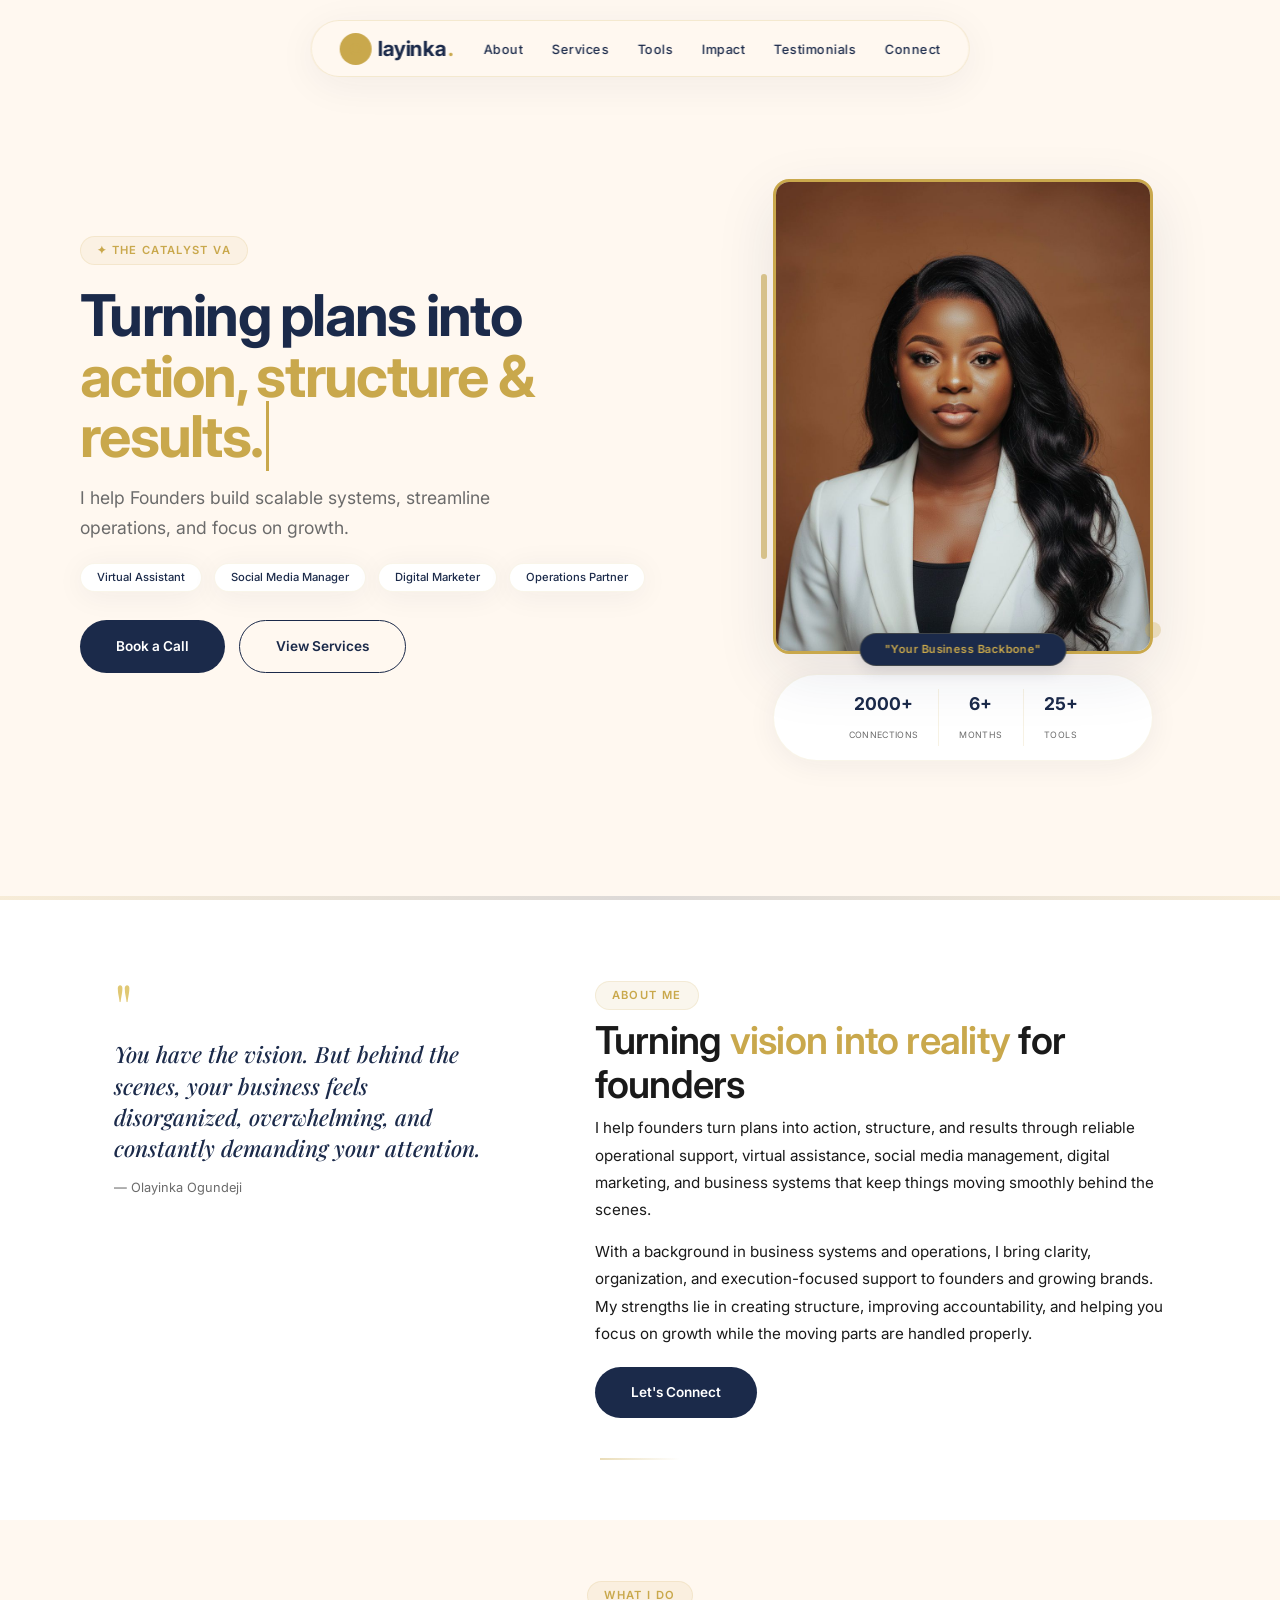
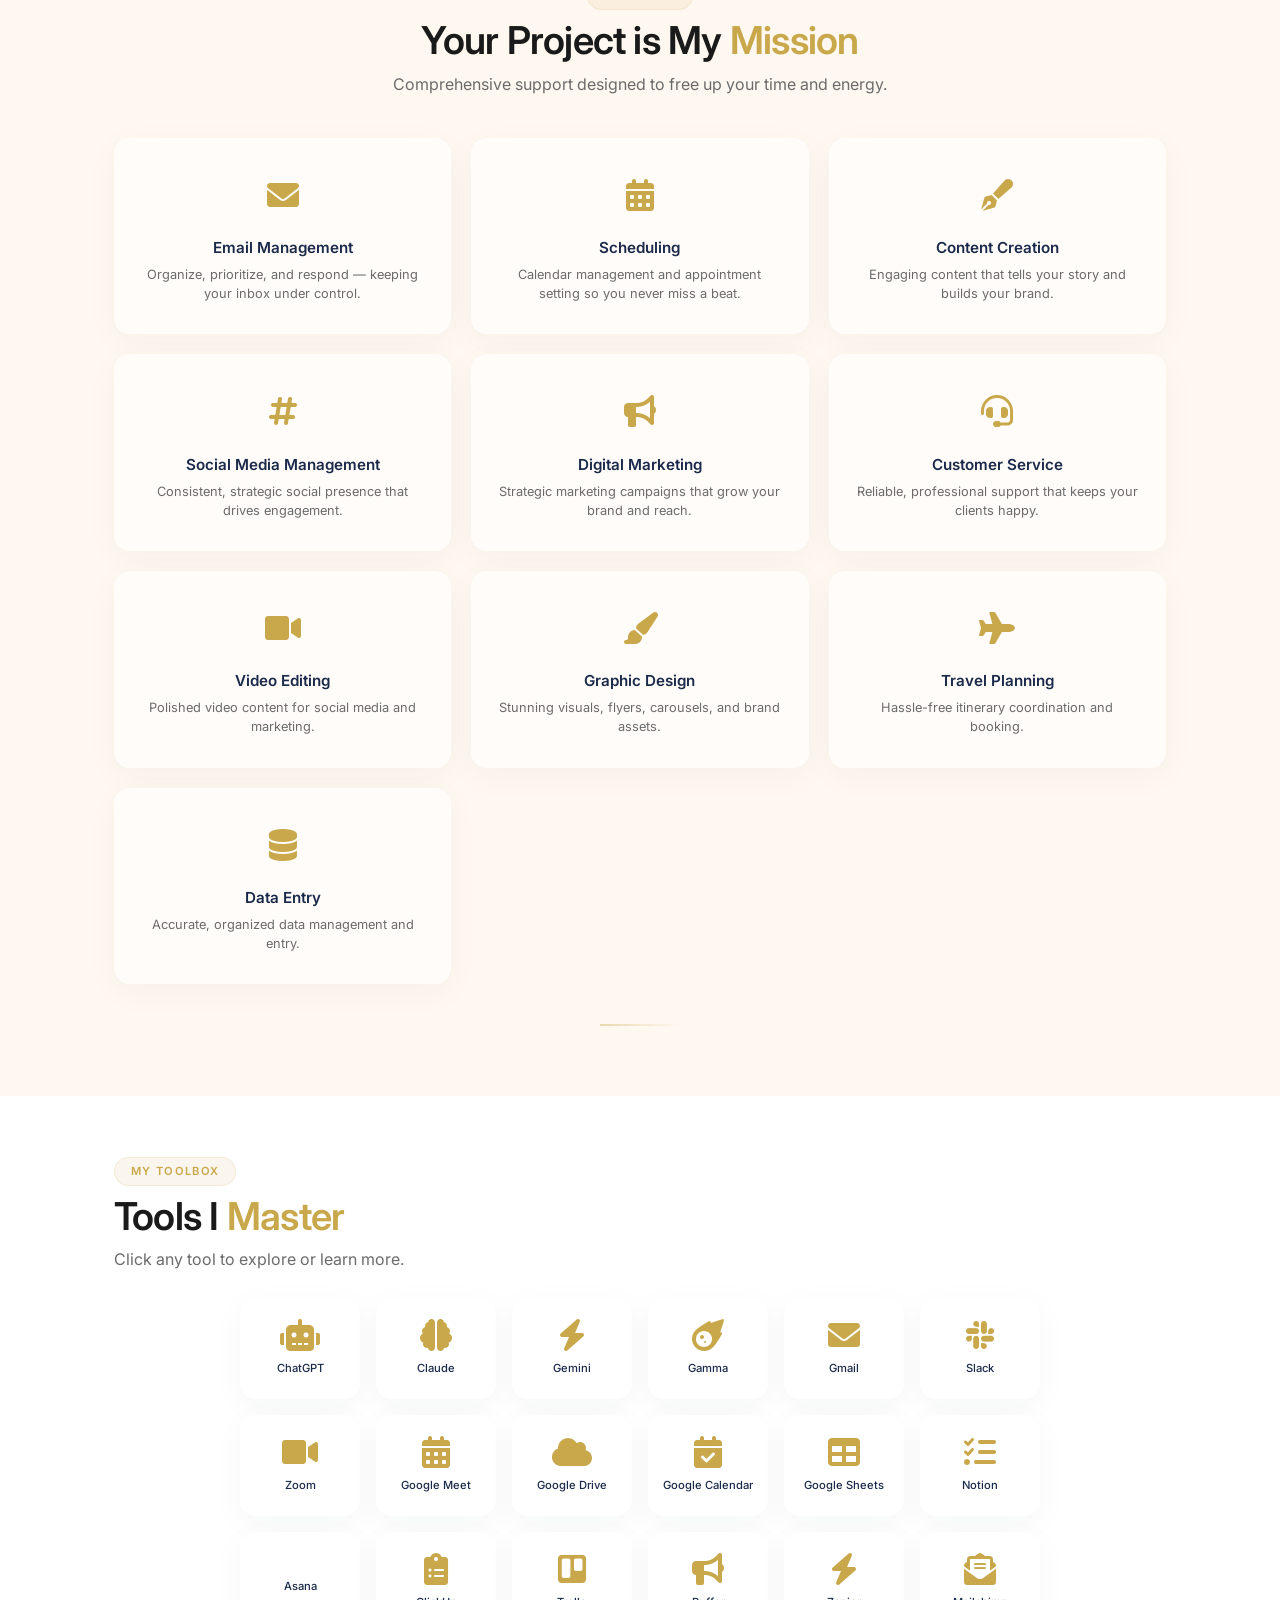
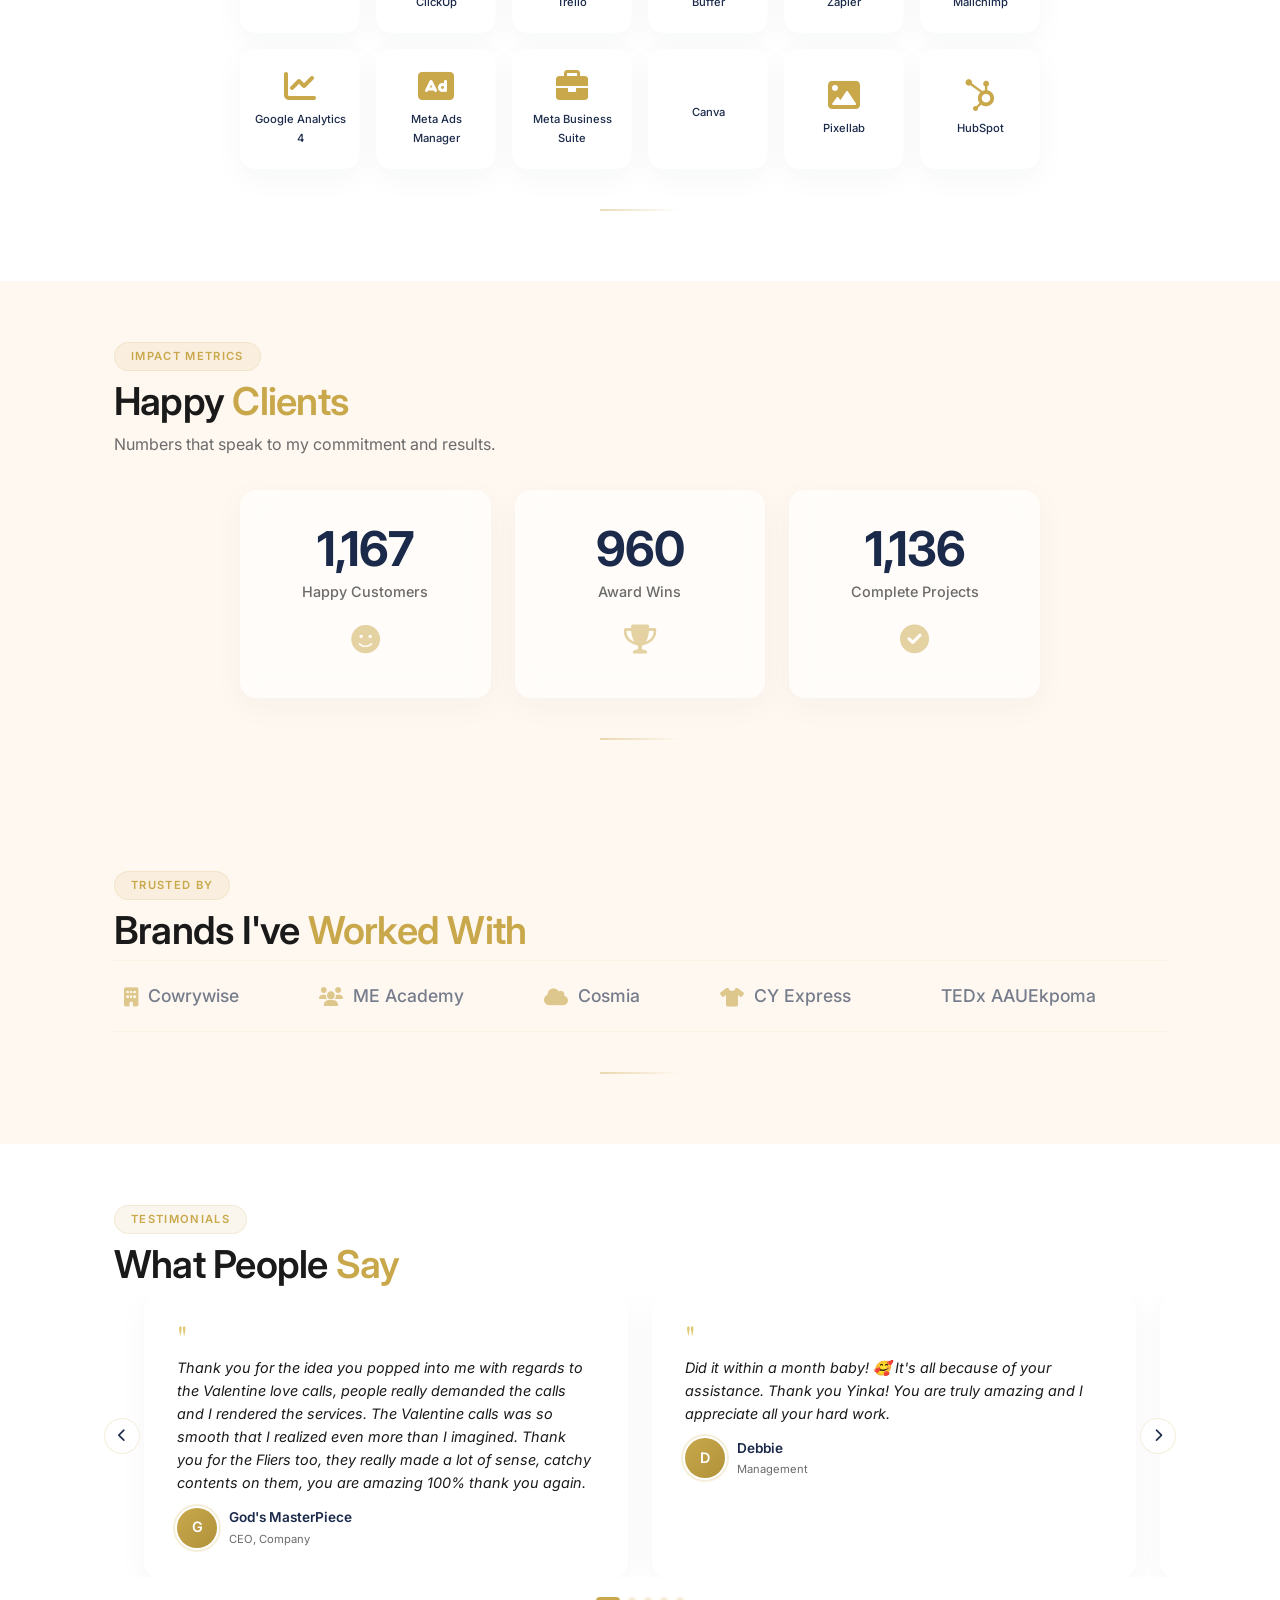
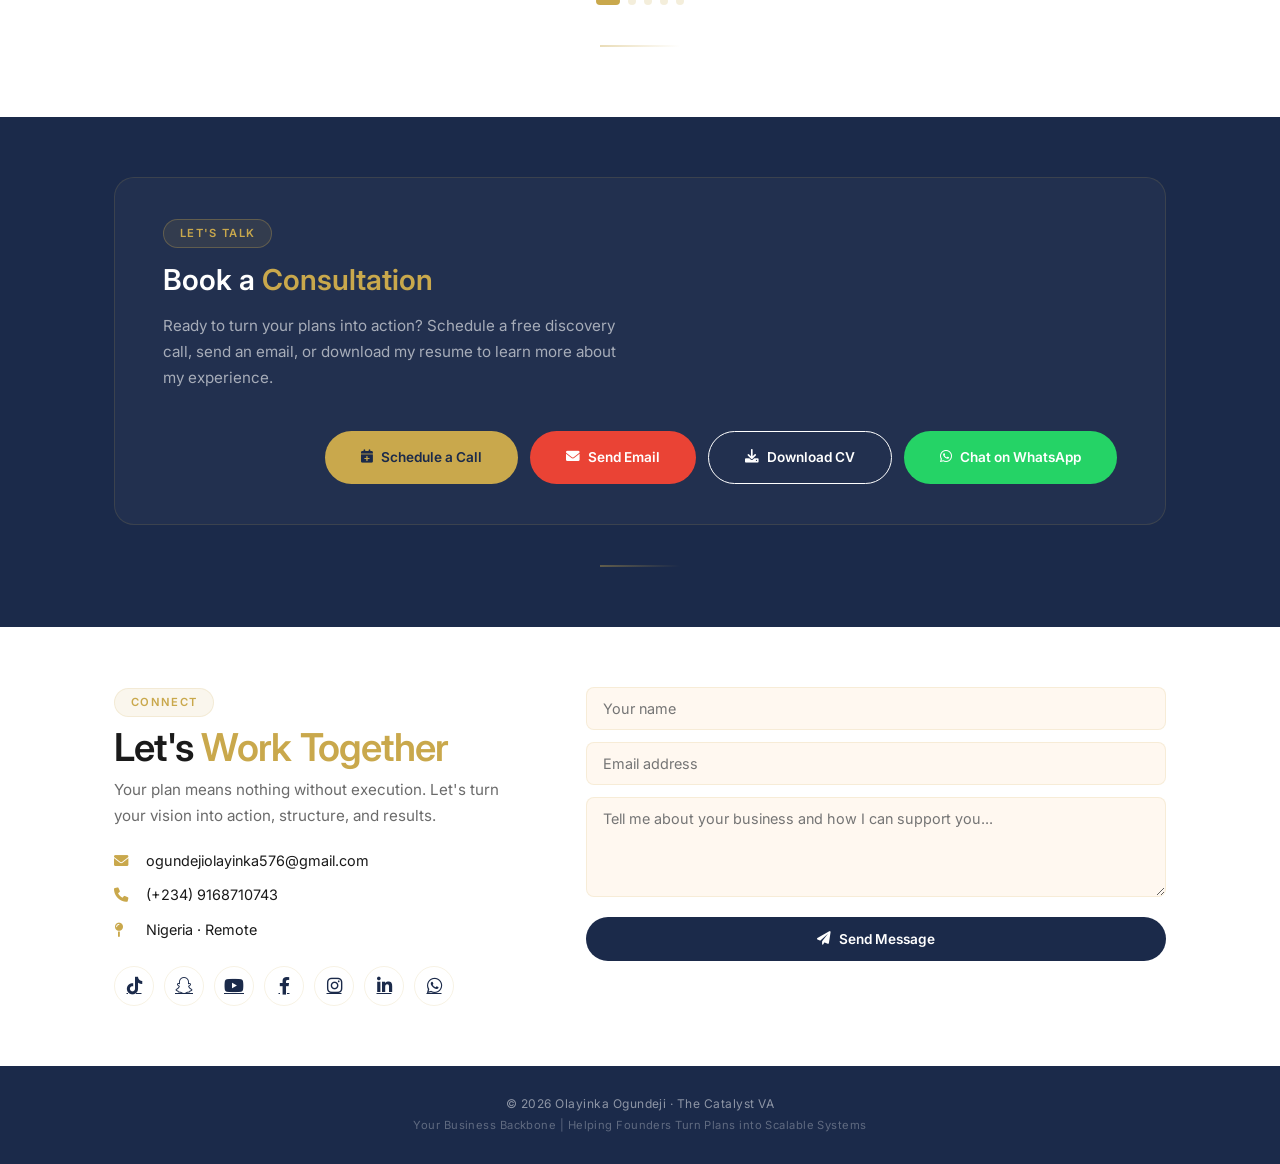
<file: index.html>
<!DOCTYPE html>
<html lang="en">

<head>
    <meta charset="UTF-8" />
    <meta name="viewport" content="width=device-width, initial-scale=1.0" />
    <title>Olayinka Ogundeji · The Catalyst VA</title>
    <meta name="description"
        content="Helping Founders Turn Plans into Scalable Systems. Virtual Assistant, Social Media Manager &amp; Operations Partner." />

    <!-- ============================================= -->
    <!-- OPEN GRAPH / SOCIAL MEDIA PREVIEW TAGS        -->
    <!-- ============================================= -->
    <meta property="og:title" content="Olayinka Ogundeji · The Catalyst VA" />
    <meta property="og:description"
        content="Helping Founders Turn Plans into Scalable Systems. Virtual Assistant, Social Media Manager &amp; Operations Partner." />
    <meta property="og:type" content="website" />

    <!-- ⚠️ UPDATED URL ⚠️ -->
    <meta property="og:url" content="https://olayinka-ogundejii.github.io/portfolio/" />

    <!-- ⚠️ UPDATED IMAGE URL ⚠️ -->
    <meta property="og:image" content="https://olayinka-ogundejii.github.io/portfolio/assets/og-image.jpg" />
    <meta property="og:image:width" content="1200" />
    <meta property="og:image:height" content="630" />

    <!-- Twitter Card -->
    <meta name="twitter:card" content="summary_large_image" />
    <meta name="twitter:title" content="Olayinka Ogundeji · The Catalyst VA" />
    <meta name="twitter:description"
        content="Helping Founders Turn Plans into Scalable Systems. Virtual Assistant, Social Media Manager &amp; Operations Partner." />
    <meta name="twitter:image" content="https://olayinka-ogundejii.github.io/portfolio/assets/og-image.jpg" />

    <!-- Font Awesome 6 -->
    <link rel="stylesheet" href="https://cdnjs.cloudflare.com/ajax/libs/font-awesome/6.0.0-beta3/css/all.min.css" />

    <!-- Google Fonts -->
    <link rel="preconnect" href="https://fonts.googleapis.com" />
    <link rel="preconnect" href="https://fonts.gstatic.com" crossorigin />
    <link
        href="https://fonts.googleapis.com/css2?family=Inter:opsz,wght@14..32,300;14..32,400;14..32,500;14..32,600;14..32,700;14..32,800&family=Playfair+Display:ital,wght@0,400;0,500;0,600;0,700;1,400;1,500;1,600&display=swap"
        rel="stylesheet" />

    <!-- External CSS -->
    <link rel="stylesheet" href="style.css" />
</head>

<body>

    <!-- =============================================
  SCROLL PROGRESS BAR
  ============================================= -->
    <div class="progress-bar" id="progressBar"></div>

    <!-- =============================================
  NAVIGATION
  ============================================= -->
    <nav class="navbar" id="navbar">
        <div class="nav-inner">
            <div class="logo">
                <span class="monogram">O</span>layinka<span>.</span>
            </div>
            <button class="nav-toggle" id="navToggle" aria-label="Toggle navigation">
                <span></span><span></span><span></span>
            </button>
            <ul class="nav-links" id="navLinks">
                <li><a href="#about">About</a></li>
                <li><a href="#services">Services</a></li>
                <li><a href="#tools">Tools</a></li>
                <li><a href="#impact">Impact</a></li>
                <li><a href="#testimonials">Testimonials</a></li>
                <li><a href="#contact">Connect</a></li>
            </ul>
        </div>
    </nav>

    <!-- =============================================
  HERO (Split Screen)
  ============================================= -->
    <section class="hero" id="hero">
        <div class="hero-split">
            <div class="hero-content">
                <div class="hero-label">✦ The Catalyst VA</div>
                <h1>Turning plans into <span class="typing-text" id="typingText"></span></h1>
                <p class="hero-desc">I help Founders build scalable systems, streamline operations, and focus on growth.
                </p>
                <div class="hero-badges">
                    <span>Virtual Assistant</span>
                    <span>Social Media Manager</span>
                    <span>Digital Marketer</span>
                    <span>Operations Partner</span>
                </div>
                <div class="hero-actions">
                    <a href="#booking" class="btn btn-primary">Book a Call</a>
                    <a href="#services" class="btn btn-outline">View Services</a>
                </div>
            </div>
            <div class="hero-image" id="heroImage">
                <div class="image-frame tilt-container" id="tiltContainer">
                    <div class="image-placeholder tilt-element" id="tiltElement">
                        <!-- Replace with actual photo -->
                        <img src="./assets/yinka1.jpg" alt="Olayinka Ogundeji" />
                    </div>
                    <div class="frame-accent"></div>
                    <div class="frame-tagline">"Your Business Backbone"</div>
                </div>
                <!-- Stats below image -->
                <div class="hero-stat-bar">
                    <div class="stat-item"><strong>2000+</strong><span>Connections</span></div>
                    <div class="stat-divider"></div>
                    <div class="stat-item"><strong>6+</strong><span>Months</span></div>
                    <div class="stat-divider"></div>
                    <div class="stat-item"><strong>25+</strong><span>Tools</span></div>
                </div>
            </div>
        </div>
        <!-- Gold Divider -->
        <div class="hero-divider"></div>
    </section>

    <!-- =============================================
  ABOUT
  ============================================= -->
    <section class="about" id="about">
        <div class="container">
            <div class="about-grid">
                <div class="about-quote">
                    <span class="quote-mark">"</span>
                    <p>You have the vision. But behind the scenes, your business feels disorganized, overwhelming, and
                        constantly demanding your attention.</p>
                    <span class="quote-attribution">— Olayinka Ogundeji</span>
                </div>
                <div class="about-text">
                    <span class="section-tag">About Me</span>
                    <h2 class="section-title">Turning <span>vision into reality</span> for founders</h2>
                    <p>I help founders turn plans into action, structure, and results through reliable operational
                        support, virtual assistance, social media management, digital marketing, and business systems
                        that keep things moving smoothly behind the scenes.</p>
                    <p>With a background in business systems and operations, I bring clarity, organization, and
                        execution-focused support to founders and growing brands. My strengths lie in creating
                        structure, improving accountability, and helping you focus on growth while the moving parts are
                        handled properly.</p>
                    <div class="about-cta">
                        <a href="#contact" class="btn btn-primary">Let's Connect</a>
                    </div>
                </div>
            </div>
            <!-- Gold Divider -->
            <div class="gold-divider"></div>
        </div>
    </section>

    <!-- =============================================
  SERVICES (Glass Cards)
  ============================================= -->
    <section class="services" id="services">
        <div class="container">
            <div class="services-header">
                <span class="section-tag">What I Do</span>
                <h2 class="section-title">Your Project is My <span>Mission</span></h2>
                <p class="section-sub">Comprehensive support designed to free up your time and energy.</p>
            </div>
            <div class="services-grid">
                <div class="service-card glass-card">
                    <div class="service-icon"><i class="fas fa-envelope"></i></div>
                    <h3>Email Management</h3>
                    <p>Organize, prioritize, and respond — keeping your inbox under control.</p>
                </div>
                <div class="service-card glass-card">
                    <div class="service-icon"><i class="fas fa-calendar-alt"></i></div>
                    <h3>Scheduling</h3>
                    <p>Calendar management and appointment setting so you never miss a beat.</p>
                </div>
                <div class="service-card glass-card">
                    <div class="service-icon"><i class="fas fa-pen-fancy"></i></div>
                    <h3>Content Creation</h3>
                    <p>Engaging content that tells your story and builds your brand.</p>
                </div>
                <div class="service-card glass-card">
                    <div class="service-icon"><i class="fas fa-hashtag"></i></div>
                    <h3>Social Media Management</h3>
                    <p>Consistent, strategic social presence that drives engagement.</p>
                </div>
                <div class="service-card glass-card">
                    <div class="service-icon"><i class="fas fa-bullhorn"></i></div>
                    <h3>Digital Marketing</h3>
                    <p>Strategic marketing campaigns that grow your brand and reach.</p>
                </div>
                <div class="service-card glass-card">
                    <div class="service-icon"><i class="fas fa-headset"></i></div>
                    <h3>Customer Service</h3>
                    <p>Reliable, professional support that keeps your clients happy.</p>
                </div>
                <div class="service-card glass-card">
                    <div class="service-icon"><i class="fas fa-video"></i></div>
                    <h3>Video Editing</h3>
                    <p>Polished video content for social media and marketing.</p>
                </div>
                <div class="service-card glass-card">
                    <div class="service-icon"><i class="fas fa-paint-brush"></i></div>
                    <h3>Graphic Design</h3>
                    <p>Stunning visuals, flyers, carousels, and brand assets.</p>
                </div>
                <div class="service-card glass-card">
                    <div class="service-icon"><i class="fas fa-plane"></i></div>
                    <h3>Travel Planning</h3>
                    <p>Hassle-free itinerary coordination and booking.</p>
                </div>
                <div class="service-card glass-card">
                    <div class="service-icon"><i class="fas fa-database"></i></div>
                    <h3>Data Entry</h3>
                    <p>Accurate, organized data management and entry.</p>
                </div>
            </div>
            <!-- Gold Divider -->
            <div class="gold-divider"></div>
        </div>
    </section>

    <!-- =============================================
  TOOLS (Glass Cards)
  ============================================= -->
    <section class="tools" id="tools">
        <div class="container">
            <span class="section-tag">My Toolbox</span>
            <h2 class="section-title">Tools I <span>Master</span></h2>
            <p class="section-sub">Click any tool to explore or learn more.</p>

            <div class="tools-grid">
                <!-- AI & Automation -->
                <a href="#" target="_blank" rel="noopener noreferrer" class="tool-card glass-card">
                    <i class="fas fa-robot"></i><span>ChatGPT</span>
                </a>
                <a href="#" target="_blank" rel="noopener noreferrer" class="tool-card glass-card">
                    <i class="fas fa-brain"></i><span>Claude</span>
                </a>
                <a href="#" target="_blank" rel="noopener noreferrer" class="tool-card glass-card">
                    <i class="fas fa-bolt"></i><span>Gemini</span>
                </a>
                <a href="#" target="_blank" rel="noopener noreferrer" class="tool-card glass-card">
                    <i class="fas fa-meteor"></i><span>Gamma</span>
                </a>

                <!-- Communication & Collaboration -->
                <a href="#" target="_blank" rel="noopener noreferrer" class="tool-card glass-card">
                    <i class="fas fa-envelope"></i><span>Gmail</span>
                </a>
                <a href="#" target="_blank" rel="noopener noreferrer" class="tool-card glass-card">
                    <i class="fab fa-slack"></i><span>Slack</span>
                </a>
                <a href="#" target="_blank" rel="noopener noreferrer" class="tool-card glass-card">
                    <i class="fas fa-video"></i><span>Zoom</span>
                </a>
                <a href="#" target="_blank" rel="noopener noreferrer" class="tool-card glass-card">
                    <i class="fas fa-calendar-alt"></i><span>Google Meet</span>
                </a>

                <!-- Google Workspace -->
                <a href="#" target="_blank" rel="noopener noreferrer" class="tool-card glass-card">
                    <i class="fas fa-cloud"></i><span>Google Drive</span>
                </a>
                <a href="#" target="_blank" rel="noopener noreferrer" class="tool-card glass-card">
                    <i class="fas fa-calendar-check"></i><span>Google Calendar</span>
                </a>
                <a href="#" target="_blank" rel="noopener noreferrer" class="tool-card glass-card">
                    <i class="fas fa-table"></i><span>Google Sheets</span>
                </a>

                <!-- Project Management -->
                <a href="#" target="_blank" rel="noopener noreferrer" class="tool-card glass-card">
                    <i class="fas fa-tasks"></i><span>Notion</span>
                </a>
                <a href="#" target="_blank" rel="noopener noreferrer" class="tool-card glass-card">
                    <i class="fab fa-asana"></i><span>Asana</span>
                </a>
                <a href="#" target="_blank" rel="noopener noreferrer" class="tool-card glass-card">
                    <i class="fas fa-clipboard-list"></i><span>ClickUp</span>
                </a>
                <a href="#" target="_blank" rel="noopener noreferrer" class="tool-card glass-card">
                    <i class="fab fa-trello"></i><span>Trello</span>
                </a>

                <!-- Marketing & Analytics -->
                <a href="#" target="_blank" rel="noopener noreferrer" class="tool-card glass-card">
                    <i class="fas fa-bullhorn"></i><span>Buffer</span>
                </a>
                <a href="#" target="_blank" rel="noopener noreferrer" class="tool-card glass-card">
                    <i class="fas fa-bolt"></i><span>Zapier</span>
                </a>
                <a href="#" target="_blank" rel="noopener noreferrer" class="tool-card glass-card">
                    <i class="fas fa-envelope-open-text"></i><span>Mailchimp</span>
                </a>
                <a href="#" target="_blank" rel="noopener noreferrer" class="tool-card glass-card">
                    <i class="fas fa-chart-line"></i><span>Google Analytics 4</span>
                </a>
                <a href="#" target="_blank" rel="noopener noreferrer" class="tool-card glass-card">
                    <i class="fas fa-ad"></i><span>Meta Ads Manager</span>
                </a>
                <a href="#" target="_blank" rel="noopener noreferrer" class="tool-card glass-card">
                    <i class="fas fa-briefcase"></i><span>Meta Business Suite</span>
                </a>

                <!-- Design & Creative -->
                <a href="#" target="_blank" rel="noopener noreferrer" class="tool-card glass-card">
                    <i class="fab fa-canva"></i><span>Canva</span>
                </a>
                <a href="#" target="_blank" rel="noopener noreferrer" class="tool-card glass-card">
                    <i class="fas fa-image"></i><span>Pixellab</span>
                </a>

                <!-- CRM -->
                <a href="#" target="_blank" rel="noopener noreferrer" class="tool-card glass-card">
                    <i class="fab fa-hubspot"></i><span>HubSpot</span>
                </a>
            </div>
            <!-- Gold Divider -->
            <div class="gold-divider"></div>
        </div>
    </section>

    <!-- =============================================
  IMPACT METRICS SECTION
  ============================================= -->
    <section class="impact" id="impact">
        <div class="container">
            <span class="section-tag">Impact Metrics</span>
            <h2 class="section-title">Happy <span>Clients</span></h2>
            <p class="section-sub">Numbers that speak to my commitment and results.</p>

            <div class="impact-grid">
                <div class="impact-card glass-card">
                    <div class="impact-number" data-count="1520">0</div>
                    <div class="impact-label">Happy Customers</div>
                    <div class="impact-icon"><i class="fas fa-smile"></i></div>
                </div>
                <div class="impact-card glass-card">
                    <div class="impact-number" data-count="1250">0</div>
                    <div class="impact-label">Award Wins</div>
                    <div class="impact-icon"><i class="fas fa-trophy"></i></div>
                </div>
                <div class="impact-card glass-card">
                    <div class="impact-number" data-count="1480">0</div>
                    <div class="impact-label">Complete Projects</div>
                    <div class="impact-icon"><i class="fas fa-check-circle"></i></div>
                </div>
            </div>
            <!-- Gold Divider -->
            <div class="gold-divider"></div>
        </div>
    </section>

    <!-- =============================================
  CLIENT LOGO MARQUEE
  ============================================= -->
    <section class="clients" id="clients">
        <div class="container">
            <span class="section-tag">Trusted By</span>
            <h2 class="section-title">Brands I've <span>Worked With</span></h2>
            <div class="marquee-wrapper">
                <div class="marquee-track" id="marqueeTrack">
                    <span class="marquee-item"><i class="fas fa-building"></i> Cowrywise</span>
                    <span class="marquee-item"><i class="fas fa-users"></i> ME Academy</span>
                    <span class="marquee-item"><i class="fas fa-cloud"></i> Cosmia</span>
                    <span class="marquee-item"><i class="fas fa-tshirt"></i> CY Express</span>
                    <span class="marquee-item"><i class="fas fa-ted"></i> TEDx AAUEkpoma</span>
                    <span class="marquee-item"><i class="fas fa-plane"></i> Dreamport</span>
                    <span class="marquee-item"><i class="fas fa-graduation-cap"></i> Afriment</span>
                    <span class="marquee-item"><i class="fas fa-chart-line"></i> Excelerate</span>
                    <!-- Duplicate for seamless loop -->
                    <span class="marquee-item"><i class="fas fa-building"></i> Cowrywise</span>
                    <span class="marquee-item"><i class="fas fa-users"></i> ME Academy</span>
                    <span class="marquee-item"><i class="fas fa-cloud"></i> Cosmia</span>
                    <span class="marquee-item"><i class="fas fa-tshirt"></i> CY Express</span>
                    <span class="marquee-item"><i class="fas fa-ted"></i> TEDx AAUEkpoma</span>
                    <span class="marquee-item"><i class="fas fa-plane"></i> Dreamport</span>
                    <span class="marquee-item"><i class="fas fa-graduation-cap"></i> Afriment</span>
                    <span class="marquee-item"><i class="fas fa-chart-line"></i> Excelerate</span>
                </div>
            </div>
            <div class="gold-divider"></div>
        </div>
    </section>

    <!-- =============================================
  TESTIMONIALS CAROUSEL
  ============================================= -->
    <section class="testimonials" id="testimonials">
        <div class="container">
            <span class="section-tag">Testimonials</span>
            <h2 class="section-title">What People <span>Say</span></h2>
            <div class="testimonial-carousel-wrapper">
                <div class="testimonial-carousel-track" id="testimonialTrack">
                    <!-- Testimonial 1: God's MasterPiece -->
                    <div class="testimonial-card glass-card">
                        <div class="t-quote">"</div>
                        <p>Thank you for the idea you popped into me with regards to the Valentine love calls, people
                            really demanded the calls and I rendered the services. The Valentine calls was so smooth
                            that I realized even more than I imagined. Thank you for the Fliers too, they really made a
                            lot of sense, catchy contents on them, you are amazing 100% thank you again.</p>
                        <div class="t-author">
                            <div class="t-avatar"
                                style="background: linear-gradient(135deg, var(--gold), var(--gold-dark));">G</div>
                            <div>
                                <div class="t-name">God's MasterPiece</div>
                                <div class="t-role">CEO, Company</div>
                            </div>
                        </div>
                    </div>
                    <!-- Testimonial 2: Debbie -->
                    <div class="testimonial-card glass-card">
                        <div class="t-quote">"</div>
                        <p>Did it within a month baby! 🥰 It's all because of your assistance. Thank you Yinka! You are
                            truly amazing and I appreciate all your hard work.</p>
                        <div class="t-author">
                            <div class="t-avatar"
                                style="background: linear-gradient(135deg, var(--gold), var(--gold-dark));">D</div>
                            <div>
                                <div class="t-name">Debbie</div>
                                <div class="t-role">Management</div>
                            </div>
                        </div>
                    </div>
                    <!-- Testimonial 3: Corine Willis -->
                    <div class="testimonial-card glass-card">
                        <div class="t-quote">"</div>
                        <p>We must experience the truth in a direct, practical and real way. This is only possible in
                            stillness and silence of the mind and this is achieved. Thank you for the Valentine calls
                            idea — it was a huge success!</p>
                        <div class="t-author">
                            <div class="t-avatar"
                                style="background: linear-gradient(135deg, var(--gold), var(--gold-dark));">C</div>
                            <div>
                                <div class="t-name">Corine Willis</div>
                                <div class="t-role">Accountant</div>
                            </div>
                        </div>
                    </div>
                    <!-- Testimonial 4: Youssef ElKilany -->
                    <div class="testimonial-card glass-card">
                        <div class="t-quote">"</div>
                        <p>I had the pleasure of working with Olayinka during our project management internship. She is
                            dedicated, analytical, and an excellent team player. I highly recommend her for any project.
                        </p>
                        <div class="t-author">
                            <div class="t-avatar"
                                style="background: linear-gradient(135deg, var(--gold), var(--gold-dark));">Y</div>
                            <div>
                                <div class="t-name">Youssef ElKilany</div>
                                <div class="t-role">Scrum Master &amp; Agile PM</div>
                            </div>
                        </div>
                    </div>
                    <!-- Testimonial 5: Gideon Peter -->
                    <div class="testimonial-card glass-card">
                        <div class="t-quote">"</div>
                        <p>I had the pleasure of volunteering alongside Olayinka during the planning and execution of
                            TEDxAAUEkpoma. She is a natural problem-solver who remains calm under pressure and
                            consistently delivers high-quality work.</p>
                        <div class="t-author">
                            <div class="t-avatar"
                                style="background: linear-gradient(135deg, var(--gold), var(--gold-dark));">G</div>
                            <div>
                                <div class="t-name">Gideon Peter</div>
                                <div class="t-role">Project Manager</div>
                            </div>
                        </div>
                    </div>
                    <!-- Testimonial 6: Cosmia -->
                    <div class="testimonial-card glass-card">
                        <div class="t-quote">"</div>
                        <p>This is a beautiful report and extremely mind-opening. You've outdone yourself with this. How
                            was it when you were making research and seeing these figures? This is worth a month's mail
                            marketing content.</p>
                        <div class="t-author">
                            <div class="t-avatar"
                                style="background: linear-gradient(135deg, var(--gold), var(--gold-dark));">C</div>
                            <div>
                                <div class="t-name">Cosmia · The Creative Cloud</div>
                                <div class="t-role">Client Partner</div>
                            </div>
                        </div>
                    </div>
                    <!-- Testimonial 7: ME Academy -->
                    <div class="testimonial-card glass-card">
                        <div class="t-quote">"</div>
                        <p>Olayinka's community management skills are exceptional. She designed and implemented a 90-day
                            engagement plan that aligned our members and significantly boosted participation. Her
                            strategic approach and dedication made a real difference to our community.</p>
                        <div class="t-author">
                            <div class="t-avatar"
                                style="background: linear-gradient(135deg, var(--gold), var(--gold-dark));">M</div>
                            <div>
                                <div class="t-name">ME Academy</div>
                                <div class="t-role">Community Partner</div>
                            </div>
                        </div>
                    </div>
                    <!-- Testimonial 8: CY Express Laundry -->
                    <div class="testimonial-card glass-card">
                        <div class="t-quote">"</div>
                        <p>Working with Olayinka was a game-changer for our brand. She designed our monthly content
                            calendars and managed our social presence with such creativity and consistency. We saw a
                            remarkable 40% increase in sales. She is truly a gem!</p>
                        <div class="t-author">
                            <div class="t-avatar"
                                style="background: linear-gradient(135deg, var(--gold), var(--gold-dark));">C</div>
                            <div>
                                <div class="t-name">CY Express Laundry</div>
                                <div class="t-role">Brand Partner</div>
                            </div>
                        </div>
                    </div>
                    <!-- Testimonial 9: TEDx AAUEkpoma -->
                    <div class="testimonial-card glass-card">
                        <div class="t-quote">"</div>
                        <p>Olayinka's leadership as Central Team Lead for TEDxAAUEkpoma was outstanding. She coordinated
                            multiple teams and volunteers with professionalism and grace. The event's success was a
                            testament to her organizational skills and dedication.</p>
                        <div class="t-author">
                            <div class="t-avatar"
                                style="background: linear-gradient(135deg, var(--gold), var(--gold-dark));">T</div>
                            <div>
                                <div class="t-name">TEDx AAUEkpoma</div>
                                <div class="t-role">Event Partner</div>
                            </div>
                        </div>
                    </div>
                    <!-- Testimonial 10: Cowrywise -->
                    <div class="testimonial-card glass-card">
                        <div class="t-quote">"</div>
                        <p>As a Graduate Ambassador at Cowrywise, Olayinka brought energy and professionalism to our
                            financial literacy campaigns. Her ability to connect with people and promote brand awareness
                            was truly impressive.</p>
                        <div class="t-author">
                            <div class="t-avatar"
                                style="background: linear-gradient(135deg, var(--gold), var(--gold-dark));">C</div>
                            <div>
                                <div class="t-name">Cowrywise</div>
                                <div class="t-role">Finance Partner</div>
                            </div>
                        </div>
                    </div>
                </div>
                <button class="carousel-btn carousel-prev" id="testimonialPrev"><i
                        class="fas fa-chevron-left"></i></button>
                <button class="carousel-btn carousel-next" id="testimonialNext"><i
                        class="fas fa-chevron-right"></i></button>
            </div>
            <div class="carousel-dots" id="testimonialDots"></div>
            <div class="gold-divider"></div>
        </div>
    </section>

    <!-- =============================================
  BOOKING
  ============================================= -->
    <section class="booking" id="booking">
        <div class="container">
            <div class="booking-card">
                <div class="booking-content">
                    <span class="section-tag" style="color:var(--gold); border-color:rgba(201,168,76,0.3);">Let's
                        Talk</span>
                    <h2 style="color:var(--white); font-size:1.8rem; margin-bottom:8px;">Book a <span
                            style="color:var(--gold);">Consultation</span></h2>
                    <p style="color:rgba(255,255,255,0.6); font-size:0.95rem; max-width:460px;">Ready to turn your plans
                        into action? Schedule a free discovery call, send an email, or download my resume to learn more
                        about my experience.</p>
                </div>
                <div class="booking-actions">
                    <a href="https://calendly.com/ogundejiolayinka576" target="_blank" rel="noopener noreferrer"
                        class="btn btn-gold">
                        <i class="fas fa-calendar-plus"></i> Schedule a Call
                    </a>
                    <a href="mailto:ogundejiolayinka576@gmail.com" class="btn btn-email">
                        <i class="fas fa-envelope"></i> Send Email
                    </a>
                    <a href="./assets/Olayinka-Resume.pdf" download class="btn btn-outline-light">
                        <i class="fas fa-download"></i> Download CV
                    </a>
                    <a href="https://wa.me/2349168710743" target="_blank" rel="noopener noreferrer"
                        class="btn btn-whatsapp">
                        <i class="fab fa-whatsapp"></i> Chat on WhatsApp
                    </a>
                </div>
            </div>
            <div class="gold-divider"></div>
        </div>
    </section>

    <!-- =============================================
  CONTACT
  ============================================= -->
    <section class="contact" id="contact">
        <div class="container">
            <div class="contact-wrap">
                <div class="contact-info">
                    <span class="section-tag">Connect</span>
                    <h2 class="section-title">Let's <span>Work Together</span></h2>
                    <p>Your plan means nothing without execution. Let's turn your vision into action, structure, and
                        results.</p>
                    <div class="contact-details">
                        <div class="contact-item"><i
                                class="fas fa-envelope"></i><span>ogundejiolayinka576@gmail.com</span></div>
                        <div class="contact-item"><i class="fas fa-phone"></i><span>(+234) 9168710743</span></div>
                        <div class="contact-item"><i class="fas fa-map-pin"></i><span>Nigeria · Remote</span></div>
                    </div>
                    <div class="contact-social">
                        <a href="https://www.tiktok.com/@lady_ola" target="_blank" rel="noopener noreferrer"
                            aria-label="TikTok"><i class="fab fa-tiktok"></i></a>
                        <a href="https://www.snapchat.com/@horlagoldd" target="_blank" rel="noopener noreferrer"
                            aria-label="Snapchat"><i class="fab fa-snapchat"></i></a>
                        <a href="https://www.youtube.com/@olayinkaogundeji" target="_blank" rel="noopener noreferrer"
                            aria-label="YouTube"><i class="fab fa-youtube"></i></a>
                        <a href="https://www.facebook.com/share/1JCREenKej/?mibextid=wwXIfr" target="_blank"
                            rel="noopener noreferrer" aria-label="Facebook"><i class="fab fa-facebook-f"></i></a>
                        <a href="https://www.instagram.com/o._ladyola?igsh=c3ZkZXduNHA2Mjkx&utm_source=qr"
                            target="_blank" rel="noopener noreferrer" aria-label="Instagram"><i
                                class="fab fa-instagram"></i></a>
                        <a href="https://linkedin.com/in/ogundeji-olayinka" target="_blank" rel="noopener noreferrer"
                            aria-label="LinkedIn"><i class="fab fa-linkedin-in"></i></a>
                        <a href="https://wa.me/2349168710743" target="_blank" rel="noopener noreferrer"
                            aria-label="WhatsApp"><i class="fab fa-whatsapp"></i></a>
                    </div>
                </div>
                <div class="contact-form">
                    <form id="contactForm" action="https://formspree.io/f/xdargkww" method="POST">
                        <div class="form-group"><input type="text" name="name" placeholder="Your name" required /></div>
                        <div class="form-group"><input type="email" name="email" placeholder="Email address" required />
                        </div>
                        <div class="form-group"><textarea name="message"
                                placeholder="Tell me about your business and how I can support you..."
                                required></textarea></div>
                        <button type="submit" class="btn btn-primary btn-submit"><i class="fas fa-paper-plane"></i> Send
                            Message</button>
                    </form>
                </div>
            </div>
        </div>
    </section>

    <!-- =============================================
  BACK TO TOP BUTTON
  ============================================= -->
    <button class="back-to-top" id="backToTop" aria-label="Back to top">
        <i class="fas fa-chevron-up"></i>
    </button>

    <!-- =============================================
  FOOTER
  ============================================= -->
    <footer>
        <div class="container">
            <p>© 2026 Olayinka Ogundeji · The Catalyst VA</p>
            <p class="footer-tagline">Your Business Backbone | Helping Founders Turn Plans into Scalable Systems</p>
        </div>
    </footer>

    <!-- External JavaScript -->
    <script src="script.js"></script>
</body>

</html>
</file>
<file: style.css>
/* =============================================
   RESET & BASE
   ============================================= */
:root {
    --navy: #1B2A4A;
    --navy-dark: #0F1A30;
    --gold: #C9A84C;
    --gold-light: #E0C874;
    --gold-dark: #B0923A;
    --cream: #FFF8F0;
    --white: #FFFFFF;
    --dark: #1A1A1A;
    --text-light: #6B6B6B;
    --shadow: 0 4px 30px rgba(27, 42, 74, 0.06);
    --shadow-hover: 0 12px 48px rgba(27, 42, 74, 0.1);
    --transition: all 0.4s cubic-bezier(0.25, 0.46, 0.45, 0.94);
}

* {
    margin: 0;
    padding: 0;
    box-sizing: border-box;
}

html {
    scroll-behavior: smooth;
}

body {
    font-family: 'Inter', sans-serif;
    background: var(--cream);
    color: var(--dark);
    line-height: 1.7;
    overflow-x: hidden;
}

.container {
    max-width: 1100px;
    margin: 0 auto;
    padding: 0 24px;
}

/* =============================================
   TYPOGRAPHY
   ============================================= */
h1,
h2,
h3,
.logo,
.nav-links a,
.btn {
    font-family: 'Inter', sans-serif;
}

.section-title {
    font-size: 2.4rem;
    font-weight: 600;
    letter-spacing: -0.02em;
    margin-bottom: 8px;
    color: var(--dark);
    line-height: 1.15;
}

.section-title span {
    color: var(--gold);
}

.section-tag {
    display: inline-block;
    font-size: 0.7rem;
    font-weight: 600;
    letter-spacing: 0.12em;
    text-transform: uppercase;
    color: var(--gold);
    background: rgba(201, 168, 76, 0.1);
    padding: 4px 16px;
    border-radius: 40px;
    margin-bottom: 8px;
    border: 1.5px solid rgba(201, 168, 76, 0.15);
}

.section-sub {
    font-size: 1rem;
    color: var(--text-light);
    font-weight: 400;
    max-width: 500px;
    margin-top: 4px;
}

/* =============================================
   SCROLL PROGRESS BAR
   ============================================= */
.progress-bar {
    position: fixed;
    top: 0;
    left: 0;
    width: 0%;
    height: 3px;
    background: linear-gradient(90deg, var(--gold), var(--gold-light));
    z-index: 9999;
    transition: width 0.1s ease;
    box-shadow: 0 0 20px rgba(201, 168, 76, 0.3);
}

/* =============================================
   BACK TO TOP BUTTON
   ============================================= */
.back-to-top {
    position: fixed;
    bottom: 30px;
    right: 30px;
    width: 48px;
    height: 48px;
    border-radius: 50%;
    background: var(--navy);
    color: var(--gold);
    border: 2px solid var(--gold);
    cursor: pointer;
    font-size: 1.2rem;
    display: flex;
    align-items: center;
    justify-content: center;
    z-index: 999;
    opacity: 0;
    visibility: hidden;
    transform: translateY(20px);
    transition: all 0.4s cubic-bezier(0.25, 0.46, 0.45, 0.94);
    box-shadow: 0 4px 20px rgba(27, 42, 74, 0.2);
}

.back-to-top.show {
    opacity: 1;
    visibility: visible;
    transform: translateY(0);
}

.back-to-top:hover {
    background: var(--gold);
    color: var(--navy);
    transform: translateY(-4px);
    box-shadow: 0 8px 30px rgba(201, 168, 76, 0.3);
}

/* =============================================
   MONOGRAM LOGO
   ============================================= */
.monogram {
    display: inline-block;
    width: 32px;
    height: 32px;
    line-height: 32px;
    text-align: center;
    background: var(--gold);
    color: var(--navy);
    border-radius: 50%;
    font-weight: 700;
    font-size: 1rem;
    margin-right: 4px;
    transition: var(--transition);
}

.logo:hover .monogram {
    transform: rotate(180deg) scale(1.05);
    box-shadow: 0 0 20px rgba(201, 168, 76, 0.3);
}

/* =============================================
   GLASS-MORPHISM CARDS
   ============================================= */
.glass-card {
    background: rgba(255, 255, 255, 0.6);
    backdrop-filter: blur(12px);
    -webkit-backdrop-filter: blur(12px);
    border: 1px solid rgba(255, 255, 255, 0.2);
    box-shadow: 0 8px 32px rgba(27, 42, 74, 0.04);
    transition: var(--transition);
}

.glass-card:hover {
    background: rgba(255, 255, 255, 0.8);
    border-color: var(--gold);
    box-shadow: 0 12px 48px rgba(27, 42, 74, 0.08), 0 0 30px rgba(201, 168, 76, 0.05);
}

/* =============================================
   NAVIGATION
   ============================================= */
.navbar {
    position: fixed;
    top: 20px;
    left: 50%;
    transform: translateX(-50%);
    width: auto;
    max-width: 90%;
    z-index: 1000;
    background: rgba(255, 248, 240, 0.92);
    backdrop-filter: blur(16px);
    border: 1.5px solid rgba(201, 168, 76, 0.2);
    border-radius: 60px;
    padding: 10px 28px;
    box-shadow: 0 8px 40px rgba(27, 42, 74, 0.06);
    transition: var(--transition);
}

.navbar.scrolled {
    top: 16px;
    box-shadow: 0 8px 40px rgba(27, 42, 74, 0.12);
}

.nav-inner {
    display: flex;
    justify-content: space-between;
    align-items: center;
    gap: 30px;
}

.logo {
    font-size: 1.3rem;
    font-weight: 700;
    color: var(--navy);
    letter-spacing: -0.02em;
    white-space: nowrap;
    display: flex;
    align-items: center;
    gap: 2px;
}

.logo span {
    color: var(--gold);
}

.nav-links {
    display: flex;
    gap: 1.8rem;
    list-style: none;
    align-items: center;
}

.nav-links a {
    text-decoration: none;
    color: var(--navy);
    font-weight: 500;
    font-size: 0.8rem;
    transition: var(--transition);
    letter-spacing: 0.04em;
    position: relative;
}

.nav-links a::after {
    content: '';
    position: absolute;
    bottom: -4px;
    left: 0;
    width: 0;
    height: 1.5px;
    background: var(--gold);
    transition: var(--transition);
}

.nav-links a:hover {
    color: var(--gold);
}

.nav-links a:hover::after {
    width: 100%;
}

.nav-toggle {
    display: none;
    flex-direction: column;
    gap: 4px;
    background: none;
    border: none;
    cursor: pointer;
    padding: 4px;
}

.nav-toggle span {
    display: block;
    width: 22px;
    height: 2px;
    background: var(--navy);
    border-radius: 4px;
    transition: var(--transition);
}

/* =============================================
   HERO
   ============================================= */
.hero {
    min-height: 100vh;
    display: flex;
    align-items: center;
    padding: 80px 0 40px;
    background: var(--cream);
    position: relative;
}

.hero-split {
    display: flex;
    align-items: center;
    justify-content: space-between;
    width: 100%;
    max-width: 1200px;
    margin: 0 auto;
    padding: 0 40px;
    gap: 60px;
}

.hero-content {
    flex: 1 1 50%;
}

.hero-label {
    display: inline-block;
    font-size: 0.7rem;
    font-weight: 600;
    letter-spacing: 0.12em;
    text-transform: uppercase;
    color: var(--gold);
    background: rgba(201, 168, 76, 0.08);
    padding: 4px 16px;
    border-radius: 40px;
    border: 1.5px solid rgba(201, 168, 76, 0.15);
    margin-bottom: 20px;
}

.hero-content h1 {
    font-size: 3.6rem;
    font-weight: 700;
    line-height: 1.05;
    color: var(--navy);
    letter-spacing: -0.03em;
    margin-bottom: 16px;
    min-height: 80px;
}

.hero-content h1 span {
    color: var(--gold);
    display: inline;
}

.typing-text {
    display: inline;
    border-right: 3px solid var(--gold);
    padding-right: 4px;
    animation: blink-caret 0.7s step-end infinite;
}

@keyframes blink-caret {
    50% {
        border-color: transparent;
    }
}

.hero-desc {
    font-size: 1.1rem;
    color: var(--text-light);
    margin-bottom: 20px;
    font-weight: 400;
    max-width: 460px;
}

.hero-badges {
    display: flex;
    flex-wrap: wrap;
    gap: 8px 12px;
    margin-bottom: 28px;
}

.hero-badges span {
    background: var(--white);
    padding: 4px 16px;
    border-radius: 40px;
    font-size: 0.7rem;
    font-weight: 500;
    color: var(--navy);
    border: 1.5px solid rgba(201, 168, 76, 0.12);
    box-shadow: var(--shadow);
}

.hero-actions {
    display: flex;
    gap: 14px;
    flex-wrap: wrap;
    margin-bottom: 32px;
}

.btn {
    display: inline-flex;
    align-items: center;
    justify-content: center;
    gap: 8px;
    padding: 14px 36px;
    border-radius: 40px;
    font-weight: 600;
    font-size: 0.85rem;
    text-decoration: none;
    transition: var(--transition);
    border: none;
    cursor: pointer;
}

.btn-primary {
    background: var(--navy);
    color: var(--white);
}

.btn-primary:hover {
    background: var(--gold);
    transform: translateY(-3px);
    box-shadow: 0 8px 24px rgba(201, 168, 76, 0.3);
}

.btn-outline {
    background: transparent;
    color: var(--navy);
    border: 1.5px solid var(--navy);
}

.btn-outline:hover {
    background: var(--navy);
    color: var(--white);
    transform: translateY(-3px);
}

.btn-outline-light {
    background: transparent;
    color: var(--white);
    border: 1.5px solid var(--white);
}

.btn-outline-light:hover {
    background: var(--white);
    color: var(--navy);
    transform: translateY(-3px);
}

.btn-whatsapp {
    background: #25D366;
    color: var(--white);
}

.btn-whatsapp:hover {
    background: #1ebe5c;
    transform: translateY(-3px);
    box-shadow: 0 8px 24px rgba(37, 211, 102, 0.3);
}

.btn-gold {
    background: var(--gold);
    color: var(--navy);
}

.btn-gold:hover {
    background: var(--gold-dark);
    transform: translateY(-3px);
    box-shadow: 0 8px 24px rgba(201, 168, 76, 0.3);
}

.btn-email {
    background: #EA4335;
    color: var(--white);
}

.btn-email:hover {
    background: #D33426;
    transform: translateY(-3px);
    box-shadow: 0 8px 24px rgba(234, 67, 53, 0.3);
}

/* =============================================
   HERO IMAGE + MOUSE TILT EFFECT
   ============================================= */
.hero-image {
    flex: 1 1 40%;
    display: flex;
    flex-direction: column;
    align-items: center;
    gap: 20px;
    perspective: 800px;
}

.image-frame {
    position: relative;
    width: 100%;
    max-width: 380px;
    aspect-ratio: 4/5;
    transition: var(--transition);
    transform-style: preserve-3d;
}

.image-frame:hover {
    transform: scale(1.02);
}

.image-placeholder {
    width: 100%;
    height: 100%;
    border-radius: 16px;
    overflow: hidden;
    border: 3px solid var(--gold);
    box-shadow: 0 20px 60px rgba(27, 42, 74, 0.1);
    transition: var(--transition);
    transform-style: preserve-3d;
}

.image-frame:hover .image-placeholder {
    border-color: var(--gold-light);
    box-shadow: 0 24px 80px rgba(201, 168, 76, 0.2);
}

.image-placeholder img {
    width: 100%;
    height: 100%;
    object-fit: cover;
    display: block;
    transition: var(--transition);
}

.image-frame:hover .image-placeholder img {
    transform: scale(1.04);
}

.image-frame::before {
    content: '';
    position: absolute;
    top: 20%;
    left: -12px;
    width: 6px;
    height: 60%;
    background: var(--gold);
    border-radius: 4px;
    opacity: 0.6;
    transition: var(--transition);
}

.image-frame:hover::before {
    opacity: 1;
    left: -16px;
    width: 8px;
}

.image-frame::after {
    content: '';
    position: absolute;
    bottom: 16px;
    right: -8px;
    width: 16px;
    height: 16px;
    background: var(--gold);
    border-radius: 50%;
    opacity: 0.3;
    transition: var(--transition);
}

.image-frame:hover::after {
    opacity: 0.6;
    transform: scale(1.2);
}

.frame-tagline {
    position: absolute;
    bottom: -12px;
    left: 50%;
    transform: translateX(-50%);
    background: var(--navy);
    color: var(--gold);
    padding: 6px 24px;
    border-radius: 40px;
    font-size: 0.7rem;
    font-weight: 600;
    letter-spacing: 0.04em;
    white-space: nowrap;
    box-shadow: 0 4px 16px rgba(27, 42, 74, 0.15);
    border: 1px solid rgba(201, 168, 76, 0.2);
    transition: var(--transition);
}

.image-frame:hover .frame-tagline {
    background: var(--gold);
    color: var(--navy);
    border-color: var(--gold);
    transform: translateX(-50%) scale(1.05);
}

/* Stats Below Image */
.hero-stat-bar {
    display: flex;
    gap: 20px;
    padding: 14px 24px;
    background: var(--white);
    border-radius: 60px;
    border: 1.5px solid rgba(201, 168, 76, 0.12);
    box-shadow: var(--shadow);
    width: 100%;
    max-width: 380px;
    justify-content: center;
    flex-wrap: wrap;
}

.hero-stat-bar .stat-item {
    text-align: center;
}

.hero-stat-bar .stat-item strong {
    display: block;
    font-size: 1.1rem;
    font-weight: 700;
    color: var(--navy);
}

.hero-stat-bar .stat-item span {
    font-size: 0.55rem;
    color: var(--text-light);
    text-transform: uppercase;
    letter-spacing: 0.04em;
}

.hero-stat-bar .stat-divider {
    width: 1px;
    background: rgba(201, 168, 76, 0.15);
}

/* =============================================
   GOLD DIVIDER LINE
   ============================================= */
.gold-divider {
    width: 80px;
    height: 2px;
    background: linear-gradient(90deg, var(--gold), transparent);
    margin: 40px auto 0;
    opacity: 0.4;
}

.hero-divider {
    position: absolute;
    bottom: 0;
    left: 0;
    width: 100%;
    height: 4px;
    background: linear-gradient(90deg, var(--gold), var(--navy), var(--gold));
    opacity: 0.15;
}

/* =============================================
   FADE-IN ON SCROLL
   ============================================= */
.fade-section {
    opacity: 0;
    transform: translateY(40px);
    transition: opacity 0.8s ease, transform 0.8s ease;
}

.fade-section.visible {
    opacity: 1;
    transform: translateY(0);
}

/* =============================================
   ABOUT
   ============================================= */
.about {
    padding: 80px 0 60px;
    background: var(--white);
}

.about-grid {
    display: flex;
    gap: 60px;
    align-items: flex-start;
}

.about-quote {
    flex: 0 0 40%;
    padding-right: 40px;
    position: relative;
}

.quote-mark {
    font-size: 4rem;
    font-family: 'Playfair Display', serif;
    color: var(--gold-light);
    line-height: 0.8;
    display: block;
    margin-bottom: 8px;
}

.about-quote p {
    font-family: 'Playfair Display', serif;
    font-size: 1.4rem;
    font-weight: 500;
    color: var(--navy);
    line-height: 1.4;
    font-style: italic;
}

.quote-attribution {
    display: block;
    margin-top: 12px;
    font-size: 0.8rem;
    color: var(--text-light);
    font-weight: 400;
}

.about-text {
    flex: 1 1 60%;
}

.about-text p {
    color: var(--dark);
    font-weight: 400;
    font-size: 0.95rem;
    margin-bottom: 14px;
    line-height: 1.8;
}

.about-text strong {
    color: var(--navy);
    font-weight: 600;
}

.about-cta {
    margin-top: 20px;
}

/* =============================================
   SERVICES
   ============================================= */
.services {
    padding: 60px 0 70px;
    background: var(--cream);
}

.services-header {
    text-align: center;
    margin-bottom: 40px;
}

.services-header .section-sub {
    margin: 0 auto;
}

.services-grid {
    display: grid;
    grid-template-columns: repeat(3, 1fr);
    gap: 20px;
}

.service-card {
    padding: 30px 24px;
    border-radius: 16px;
    text-align: center;
    transition: var(--transition);
}

.service-card:hover {
    transform: translateY(-6px);
}

.service-icon {
    font-size: 2rem;
    color: var(--gold);
    margin-bottom: 12px;
    display: block;
}

.service-card h3 {
    font-size: 0.95rem;
    font-weight: 600;
    color: var(--navy);
    margin-bottom: 4px;
}

.service-card p {
    font-size: 0.8rem;
    color: var(--text-light);
    font-weight: 400;
    line-height: 1.5;
}

/* =============================================
   TOOLS
   ============================================= */
.tools {
    padding: 60px 0 70px;
    background: var(--white);
}

.tools .section-sub {
    margin-bottom: 24px;
}

.tools-grid {
    display: grid;
    grid-template-columns: repeat(auto-fit, minmax(120px, 1fr));
    gap: 16px;
    max-width: 800px;
    margin: 0 auto;
}

.tool-card {
    display: flex;
    flex-direction: column;
    align-items: center;
    justify-content: center;
    padding: 20px 12px;
    border-radius: 16px;
    text-decoration: none;
    color: var(--navy);
    transition: var(--transition);
    gap: 8px;
    min-height: 100px;
}

.tool-card:hover {
    border-color: var(--gold);
    transform: translateY(-4px);
    box-shadow: var(--shadow-hover);
}

.tool-card i {
    font-size: 2rem;
    color: var(--gold);
}

.tool-card span {
    font-size: 0.7rem;
    font-weight: 500;
    text-align: center;
}

/* =============================================
   IMPACT
   ============================================= */
.impact {
    padding: 60px 0 70px;
    background: var(--cream);
}

.impact .section-sub {
    margin-bottom: 32px;
}

.impact-grid {
    display: grid;
    grid-template-columns: repeat(3, 1fr);
    gap: 24px;
    max-width: 800px;
    margin: 0 auto;
}

.impact-card {
    padding: 32px 20px;
    border-radius: 16px;
    text-align: center;
    transition: var(--transition);
    position: relative;
    overflow: hidden;
}

.impact-card::before {
    content: '';
    position: absolute;
    top: 0;
    left: 0;
    width: 100%;
    height: 4px;
    background: var(--gold);
    opacity: 0;
    transition: var(--transition);
}

.impact-card:hover::before {
    opacity: 1;
}

.impact-card:hover {
    transform: translateY(-6px);
}

.impact-number {
    font-size: 3rem;
    font-weight: 700;
    color: var(--navy);
    letter-spacing: -0.02em;
    line-height: 1.1;
    margin-bottom: 4px;
    font-family: 'Inter', sans-serif;
}

.impact-label {
    font-size: 0.9rem;
    color: var(--text-light);
    font-weight: 500;
    margin-bottom: 12px;
}

.impact-icon {
    font-size: 1.8rem;
    color: var(--gold);
    opacity: 0.5;
    transition: var(--transition);
}

.impact-card:hover .impact-icon {
    opacity: 1;
    transform: scale(1.1);
}

/* =============================================
   CLIENT LOGO MARQUEE
   ============================================= */
.clients {
    padding: 60px 0 70px;
    background: var(--cream);
}

.clients .section-sub {
    margin-bottom: 32px;
}

.marquee-wrapper {
    overflow: hidden;
    position: relative;
    padding: 20px 0;
    border-top: 1px solid rgba(201, 168, 76, 0.08);
    border-bottom: 1px solid rgba(201, 168, 76, 0.08);
}

.marquee-track {
    display: flex;
    gap: 60px;
    animation: marqueeScroll 20s linear infinite;
    width: max-content;
}

.marquee-item {
    display: flex;
    align-items: center;
    gap: 10px;
    font-size: 1.1rem;
    font-weight: 500;
    color: var(--navy);
    white-space: nowrap;
    padding: 0 10px;
    opacity: 0.6;
    transition: var(--transition);
}

.marquee-item i {
    color: var(--gold);
    font-size: 1.2rem;
}

.marquee-item:hover {
    opacity: 1;
    color: var(--gold);
}

@keyframes marqueeScroll {
    0% {
        transform: translateX(0);
    }
    100% {
        transform: translateX(-50%);
    }
}

/* =============================================
   TESTIMONIALS CAROUSEL
   ============================================= */
.testimonials {
    padding: 60px 0 70px;
    background: var(--white);
}

.testimonial-carousel-wrapper {
    position: relative;
    overflow: hidden;
    padding: 0 40px;
    margin: 0 -10px;
}

.testimonial-carousel-track {
    display: flex;
    gap: 24px;
    transition: transform 0.5s cubic-bezier(0.25, 0.46, 0.45, 0.94);
    will-change: transform;
}

.testimonial-card {
    flex: 0 0 calc(50% - 12px);
    padding: 28px 32px;
    border-radius: 16px;
    transition: var(--transition);
    min-width: 0;
}

.testimonial-card:hover {
    box-shadow: var(--shadow-hover);
}

.t-quote {
    font-size: 2.2rem;
    font-family: 'Playfair Display', serif;
    color: var(--gold-light);
    line-height: 0.8;
    margin-bottom: 4px;
}

.testimonial-card p {
    font-size: 0.9rem;
    color: var(--dark);
    font-weight: 400;
    font-style: italic;
    line-height: 1.6;
    margin-bottom: 12px;
}

.t-author {
    display: flex;
    align-items: center;
    gap: 12px;
}

.t-avatar {
    width: 40px;
    height: 40px;
    border-radius: 50%;
    display: flex;
    align-items: center;
    justify-content: center;
    font-weight: 600;
    color: var(--white);
    font-size: 0.9rem;
    flex-shrink: 0;
    box-shadow: 0 0 0 2px var(--white), 0 0 0 4px rgba(201, 168, 76, 0.2);
    transition: var(--transition);
}

.testimonial-card:hover .t-avatar {
    box-shadow: 0 0 0 2px var(--white), 0 0 0 6px rgba(201, 168, 76, 0.3);
    transform: scale(1.05);
}

.t-name {
    font-weight: 600;
    font-size: 0.85rem;
    color: var(--navy);
}

.t-role {
    font-size: 0.7rem;
    color: var(--text-light);
}

.testimonial-carousel-wrapper .carousel-btn {
    position: absolute;
    top: 50%;
    transform: translateY(-50%);
    width: 36px;
    height: 36px;
    border-radius: 50%;
    background: var(--white);
    border: 1.5px solid rgba(201, 168, 76, 0.2);
    color: var(--navy);
    cursor: pointer;
    transition: var(--transition);
    z-index: 10;
    display: flex;
    align-items: center;
    justify-content: center;
}

.testimonial-carousel-wrapper .carousel-btn:hover {
    background: var(--gold);
    color: var(--white);
    border-color: var(--gold);
}

.testimonial-carousel-wrapper .carousel-prev {
    left: 0;
}

.testimonial-carousel-wrapper .carousel-next {
    right: 0;
}

.carousel-dots {
    display: flex;
    justify-content: center;
    gap: 8px;
    margin-top: 20px;
}

.carousel-dots .dot {
    width: 8px;
    height: 8px;
    border-radius: 50%;
    background: rgba(201, 168, 76, 0.2);
    border: none;
    cursor: pointer;
    transition: var(--transition);
    padding: 0;
}

.carousel-dots .dot.active {
    background: var(--gold);
    width: 24px;
    border-radius: 8px;
}

/* =============================================
   BOOKING
   ============================================= */
.booking {
    padding: 60px 0;
    background: var(--navy);
}

.booking-card {
    display: flex;
    align-items: center;
    justify-content: space-between;
    gap: 40px;
    background: rgba(255, 255, 255, 0.03);
    border: 1.5px solid rgba(201, 168, 76, 0.15);
    border-radius: 20px;
    padding: 40px 48px;
    flex-wrap: wrap;
}

.booking-content {
    flex: 1 1 300px;
}

.booking-content h2 {
    font-size: 1.8rem;
    font-weight: 600;
    color: var(--white);
    margin-bottom: 8px;
}

.booking-content h2 span {
    color: var(--gold);
}

.booking-content p {
    color: rgba(255, 255, 255, 0.6);
    font-weight: 400;
    font-size: 0.95rem;
    max-width: 460px;
}

.booking-actions {
    display: flex;
    flex-wrap: wrap;
    gap: 12px;
    flex: 1 1 auto;
    justify-content: flex-end;
}

.booking-actions .btn {
    min-width: 150px;
    justify-content: center;
}

/* =============================================
   CONTACT
   ============================================= */
.contact {
    padding: 60px 0;
    background: var(--white);
}

.contact-wrap {
    display: flex;
    gap: 50px;
}

.contact-info {
    flex: 1 1 40%;
}

.contact-info p {
    color: var(--text-light);
    font-weight: 400;
    font-size: 0.95rem;
    margin-bottom: 20px;
    max-width: 400px;
}

.contact-details {
    display: flex;
    flex-direction: column;
    gap: 10px;
    margin-bottom: 24px;
}

.contact-item {
    display: flex;
    align-items: center;
    gap: 12px;
    color: var(--dark);
    font-weight: 400;
    font-size: 0.9rem;
}

.contact-item i {
    width: 20px;
    color: var(--gold);
    font-size: 0.9rem;
}

.contact-social {
    display: flex;
    flex-wrap: wrap;
    gap: 10px;
}

.contact-social a {
    color: var(--navy);
    font-size: 1.1rem;
    transition: var(--transition);
    display: inline-flex;
    padding: 8px;
    border-radius: 50%;
    border: 1.5px solid rgba(201, 168, 76, 0.15);
    width: 40px;
    height: 40px;
    align-items: center;
    justify-content: center;
}

.contact-social a:hover {
    color: var(--white);
    background: var(--gold);
    border-color: var(--gold);
    transform: translateY(-2px);
}

.contact-social a[aria-label="WhatsApp"]:hover {
    background: #25D366;
    border-color: #25D366;
}

.contact-form {
    flex: 1 1 55%;
}

.form-group {
    margin-bottom: 12px;
}

.form-group input,
.form-group textarea {
    width: 100%;
    padding: 12px 16px;
    border: 1.5px solid rgba(201, 168, 76, 0.15);
    border-radius: 8px;
    font-family: 'Inter', sans-serif;
    font-size: 0.9rem;
    background: var(--cream);
    color: var(--dark);
    transition: var(--transition);
    outline: none;
}

.form-group input:focus,
.form-group textarea:focus {
    border-color: var(--gold);
    box-shadow: 0 0 0 3px rgba(201, 168, 76, 0.08);
}

.form-group textarea {
    min-height: 100px;
    resize: vertical;
}

.btn-submit {
    width: 100%;
    justify-content: center;
}

/* =============================================
   FOOTER
   ============================================= */
footer {
    padding: 28px 0;
    background: var(--navy);
    text-align: center;
}

footer p {
    color: rgba(255, 255, 255, 0.5);
    font-weight: 400;
    font-size: 0.75rem;
    letter-spacing: 0.04em;
}

footer .footer-tagline {
    color: rgba(255, 255, 255, 0.3);
    font-size: 0.7rem;
    margin-top: 2px;
}

/* =============================================
   RESPONSIVE
   ============================================= */
@media (max-width: 1024px) {
    .hero-split {
        flex-direction: column;
        padding: 0 20px;
        gap: 40px;
    }

    .hero-content {
        text-align: center;
        display: flex;
        flex-direction: column;
        align-items: center;
    }

    .hero-desc {
        max-width: 100%;
    }

    .hero-badges {
        justify-content: center;
    }

    .hero-actions {
        justify-content: center;
    }

    .hero-image {
        width: 100%;
        max-width: 300px;
        perspective: none;
    }

    .hero-stat-bar {
        max-width: 100%;
    }

    .about-grid {
        flex-direction: column;
        gap: 30px;
    }

    .about-quote {
        flex: 1 1 100%;
        padding-right: 0;
    }

    .about-quote p {
        font-size: 1.2rem;
    }

    .contact-wrap {
        flex-direction: column;
    }

    .booking-card {
        flex-direction: column;
        text-align: center;
        padding: 30px 24px;
    }

    .booking-actions {
        justify-content: center;
        width: 100%;
    }

    .booking-actions .btn {
        width: 100%;
        min-width: unset;
    }

    .testimonial-card {
        flex: 0 0 calc(100% - 12px);
    }

    .services-grid {
        grid-template-columns: 1fr 1fr;
    }

    .tools-grid {
        grid-template-columns: repeat(3, 1fr);
    }

    .impact-grid {
        grid-template-columns: 1fr 1fr;
    }
}

@media (max-width: 768px) {
    .navbar {
        top: 10px;
        padding: 8px 16px;
        border-radius: 40px;
        width: calc(100% - 20px);
    }

    .nav-links {
        display: none;
        flex-direction: column;
        gap: 0.8rem;
        width: 100%;
        padding: 16px 0 8px;
        border-top: 1.5px solid rgba(201, 168, 76, 0.15);
        margin-top: 10px;
    }

    .nav-links.show {
        display: flex;
    }

    .nav-toggle {
        display: flex;
    }

    .hero-content h1 {
        font-size: 2.4rem;
        min-height: 60px;
    }

    .services-grid {
        grid-template-columns: 1fr;
    }

    .tools-grid {
        grid-template-columns: repeat(2, 1fr);
    }

    .impact-grid {
        grid-template-columns: 1fr;
    }

    .hero-stat-bar {
        flex-wrap: wrap;
        gap: 12px;
        padding: 12px 16px;
        justify-content: center;
    }

    .hero-stat-bar .stat-divider {
        display: none;
    }

    .image-frame {
        max-width: 260px;
    }

    .frame-tagline {
        font-size: 0.6rem;
        padding: 4px 14px;
        bottom: -4px;
    }

    .hero-divider {
        height: 2px;
    }

    .booking-card {
        padding: 24px 20px;
    }

    .marquee-item {
        font-size: 0.9rem;
        gap: 6px;
    }

    .marquee-track {
        gap: 30px;
        animation-duration: 15s;
    }

    .back-to-top {
        width: 40px;
        height: 40px;
        bottom: 20px;
        right: 20px;
        font-size: 1rem;
    }
}

@media (max-width: 480px) {
    .services-grid {
        grid-template-columns: 1fr;
    }

    .tools-grid {
        grid-template-columns: 1fr 1fr;
    }

    .impact-grid {
        grid-template-columns: 1fr;
    }

    .hero-content h1 {
        font-size: 1.8rem;
        min-height: 50px;
    }

    .hero-actions {
        flex-direction: column;
        width: 100%;
    }

    .hero-actions .btn {
        width: 100%;
    }

    .image-frame {
        max-width: 200px;
    }

    .frame-accent {
        display: none;
    }

    .about-quote p {
        font-size: 1rem;
    }

    .booking-card {
        padding: 20px 16px;
    }

    .testimonial-card {
        padding: 20px;
    }

    .navbar {
        padding: 8px 12px;
    }

    .logo {
        font-size: 1rem;
    }

    .hero-stat-bar .stat-item strong {
        font-size: 0.9rem;
    }

    .hero-stat-bar .stat-item span {
        font-size: 0.45rem;
    }

    .marquee-item {
        font-size: 0.75rem;
    }

    .marquee-track {
        gap: 20px;
        animation-duration: 12s;
    }

    .monogram {
        width: 26px;
        height: 26px;
        line-height: 26px;
        font-size: 0.8rem;
    }
}
</file>
